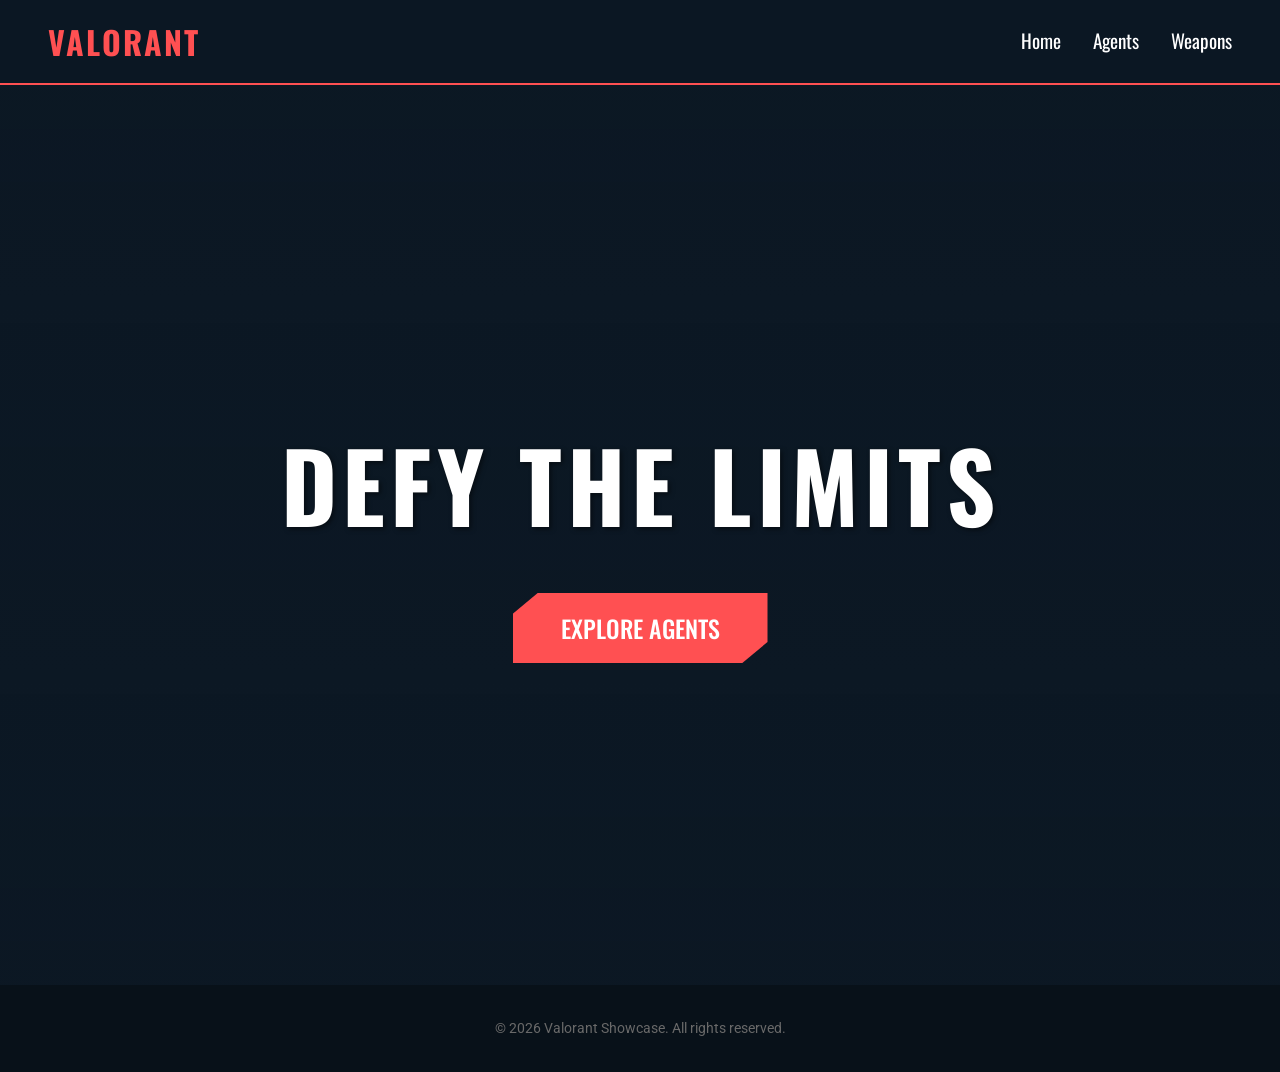
<file: index.html>
<!DOCTYPE html>
<html lang="en">
<head>
    <meta charset="UTF-8">
    <meta name="viewport" content="width=device-width, initial-scale=1.0">
    <title>Valorant Showcase</title>
    <link rel="preconnect" href="https://fonts.googleapis.com">
    <link rel="preconnect" href="https://fonts.gstatic.com" crossorigin>
    <link href="https://fonts.googleapis.com/css2?family=Oswald:wght@500;700&family=Roboto:wght@400;500&display=swap" rel="stylesheet">
    <link rel="stylesheet" href="Css/style.css">
</head>
<body>

    <!-- Navigation Bar -->
    <nav class="navbar">
        <div class="logo">VALORANT</div>
        <ul class="nav-links">
            <li><a href="index.html">Home</a></li>
            <li><a href="page/Agent.html">Agents</a></li>
            <li><a href="Page/Weapons.html">Weapons</a></li>
        </ul>
    </nav>

    <!-- Hero Section -->
    <section id="home" class="hero">
        <div class="hero-content">
            <h1>DEFY THE LIMITS</h1>
            <a href="Page/Agent.html" class="cta-button">EXPLORE AGENTS</a>
        </div>
    </section>


    <!-- Footer -->
    <footer class="footer">
        <p>&copy; 2026 Valorant Showcase. All rights reserved.</p>
    </footer>

</body>
</html>
</file>
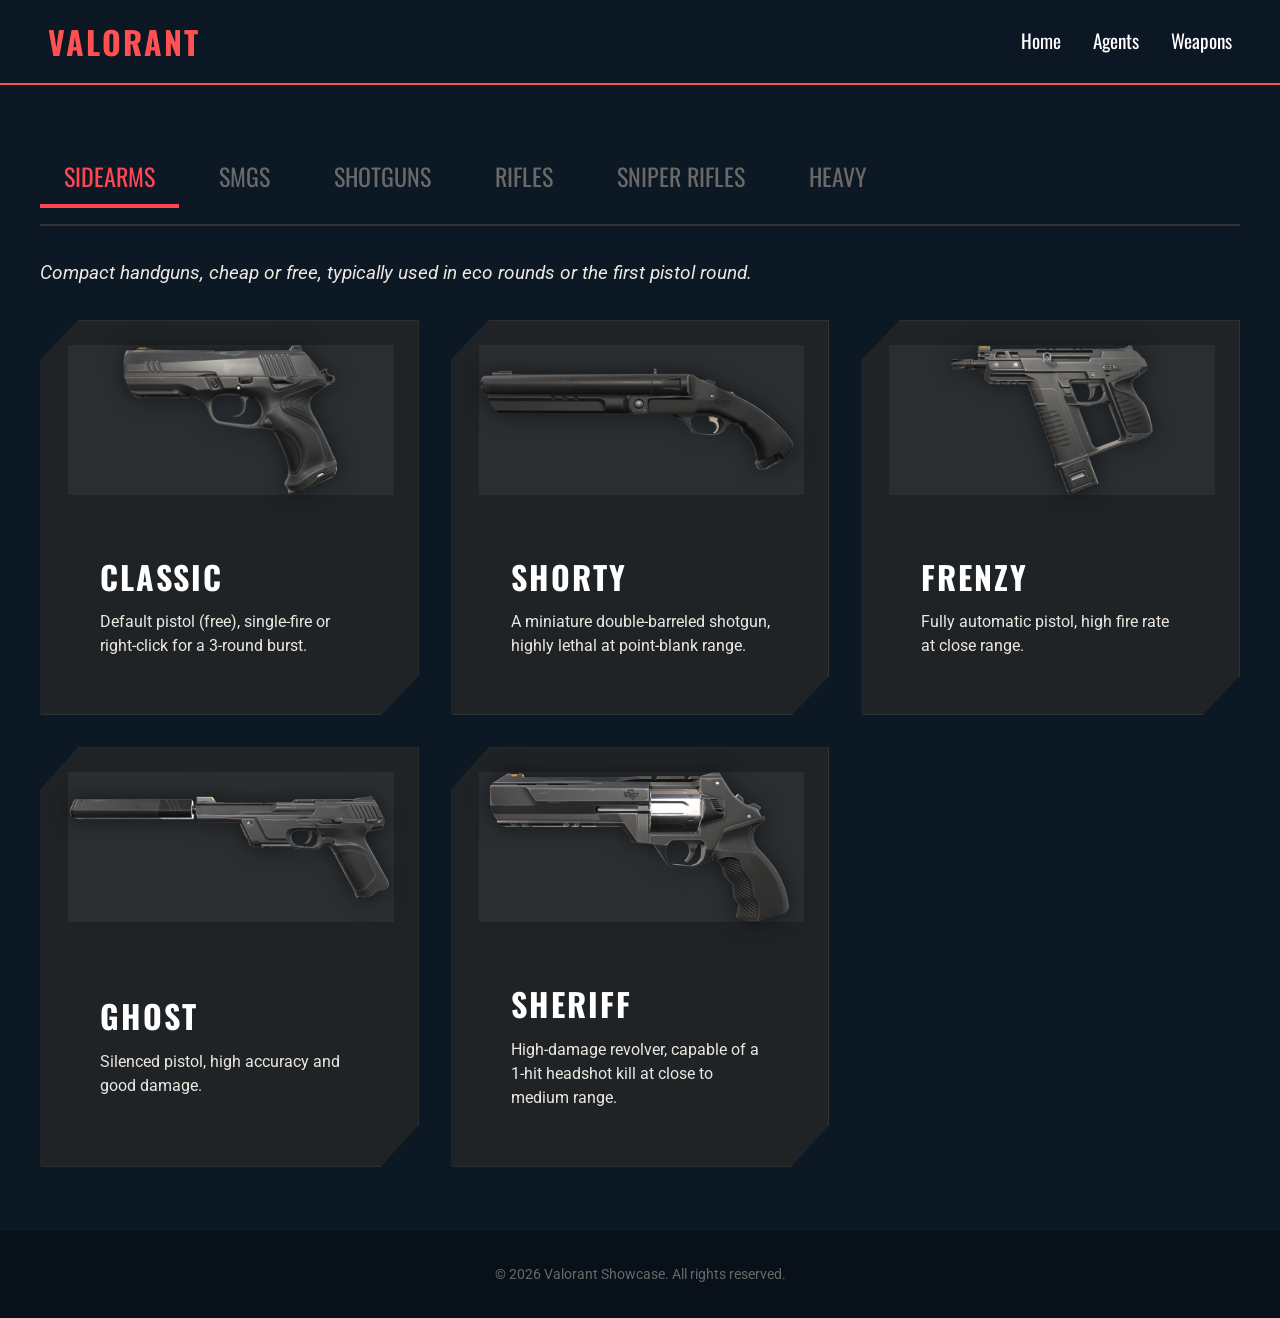
<file: Page/Weapons.html>
<!DOCTYPE html>
<html lang="en">
<head>
    <meta charset="UTF-8">
    <meta name="viewport" content="width=device-width, initial-scale=1.0">
    <title>Valorant - Weapons</title>
    <link rel="preconnect" href="https://fonts.googleapis.com">
    <link rel="preconnect" href="https://fonts.gstatic.com" crossorigin>
    <link href="https://fonts.googleapis.com/css2?family=Oswald:wght@500;700&family=Roboto:wght@400;500&display=swap" rel="stylesheet">
    <link rel="stylesheet" href="../Css/style.css">
    <link rel="stylesheet" href="../Css/weapons.css">
</head>
<body>

    <!-- Navigation Bar -->
    <nav class="navbar">
        <div class="logo">VALORANT</div>
        <ul class="nav-links">
            <li><a href="/index.html">Home</a></li>
            <li><a href="/Page/Agent.html">Agents</a></li>
            <li><a href="Weapons.html">Weapons</a></li>
        </ul>
    </nav>

    <!-- Weapons Content -->
    <section class="armory-section">
        <div class="tabs-container">
            <!-- Radio Buttons -->
            <input type="radio" id="tab-sidearms" name="weapon-tabs" checked>
            <input type="radio" id="tab-smgs" name="weapon-tabs">
            <input type="radio" id="tab-shotguns" name="weapon-tabs">
            <input type="radio" id="tab-rifles" name="weapon-tabs">
            <input type="radio" id="tab-snipers" name="weapon-tabs">
            <input type="radio" id="tab-heavy" name="weapon-tabs">

            <!-- Tab Labels -->
            <div class="tabs-nav">
                <label for="tab-sidearms">Sidearms</label>
                <label for="tab-smgs">SMGs</label>
                <label for="tab-shotguns">Shotguns</label>
                <label for="tab-rifles">Rifles</label>
                <label for="tab-snipers">Sniper Rifles</label>
                <label for="tab-heavy">Heavy</label>
            </div>

            <!-- Tab Content -->
            <div class="tabs-content">
                
                <!-- Category 1: Sidearms -->
                <div class="tab-panel panel-sidearms">
                    <p class="category-desc">Compact handguns, cheap or free, typically used in eco rounds or the first pistol round.</p>
                    <div class="weapon-grid">
                        <div class="weapon-card">
                            <div class="img-placeholder"><img src="../Image/Classic.jpg" alt="Classic"></div>
                            <div class="weapon-info">
                                <h3>Classic</h3>
                                <p>Default pistol (free), single-fire or right-click for a 3-round burst.</p>
                            </div>
                        </div>
                        <div class="weapon-card">
                            <div class="img-placeholder"><img src="../Image/Shorty.jpg" alt="Shorty"></div>
                            <div class="weapon-info">
                                <h3>Shorty</h3>
                                <p>A miniature double-barreled shotgun, highly lethal at point-blank range.</p>
                            </div>
                        </div>
                        <div class="weapon-card">
                            <div class="img-placeholder"><img src="../Image/Frenzy.jpg" alt="Frenzy"></div>
                            <div class="weapon-info">
                                <h3>Frenzy</h3>
                                <p>Fully automatic pistol, high fire rate at close range.</p>
                            </div>
                        </div>
                        <div class="weapon-card">
                            <div class="img-placeholder"><img src="../Image/Ghost.jpg" alt="Ghost"></div>
                            <div class="weapon-info">
                                <h3>Ghost</h3>
                                <p>Silenced pistol, high accuracy and good damage.</p>
                            </div>
                        </div>
                        <div class="weapon-card">
                            <div class="img-placeholder"><img src="../Image/Sheriff.jpg" alt="Sheriff"></div>
                            <div class="weapon-info">
                                <h3>Sheriff</h3>
                                <p>High-damage revolver, capable of a 1-hit headshot kill at close to medium range.</p>
                            </div>
                        </div>
                    </div>
                </div>

                <!-- Category 2: SMGs -->
                <div class="tab-panel panel-smgs">
                    <p class="category-desc">Fast-firing, highly mobile, suitable for run-and-gun playstyles at close to medium range.</p>
                    <div class="weapon-grid">
                        <div class="weapon-card">
                            <div class="img-placeholder"><img src="../Image/Stinger.jpg" alt="Stinger"></div>
                            <div class="weapon-info">
                                <h3>Stinger</h3>
                                <p>Extremely high fire rate, ideal for close-quarters combat.</p>
                            </div>
                        </div>
                        <div class="weapon-card">
                            <div class="img-placeholder"><img src="../Image/Spectre.jpg" alt="Spectre"></div>
                            <div class="weapon-info">
                                <h3>Spectre</h3>
                                <p>Silenced SMG with controllable recoil, very versatile.</p>
                            </div>
                        </div>
                    </div>
                </div>

                <!-- Category 3: Shotguns -->
                <div class="tab-panel panel-shotguns">
                    <p class="category-desc">Devastating power at close range, typically used for holding tight corners or narrow chokepoints.</p>
                    <div class="weapon-grid">
                        <div class="weapon-card">
                            <div class="img-placeholder"><img src="../Image/Bucky.jpg" alt="Stinger"></div>
                            <div class="weapon-info">
                                <h3>Bucky</h3>
                                <p>Pump-action shotgun with an alternate fire mode for slightly longer-range bursts.</p>
                            </div>
                        </div>
                        <div class="weapon-card">
                            <div class="img-placeholder"><img src="../Image/Judge.jpg" alt="Stinger"></div>
                            <div class="weapon-info">
                                <h3>Judge</h3>
                                <p>Semi-automatic shotgun, capable of rapid continuous fire at close range.</p>
                            </div>
                        </div>
                    </div>
                </div>

                <!-- Category 4: Rifles -->
                <div class="tab-panel panel-rifles">
                    <p class="category-desc">The most popular weapon group and the primary choice for full-buy rounds.</p>
                    <div class="weapon-grid">
                        <div class="weapon-card">
                            <div class="img-placeholder"><img src="../Image/Bulldog.jpg" alt="Bulldog"></div>
                            <div class="weapon-info">
                                <h3>Bulldog</h3>
                                <p>Budget rifle, features a 3-round burst mode when aiming down sights (ADS).</p>
                            </div>
                        </div>
                        <div class="weapon-card">
                            <div class="img-placeholder"><img src="../Image/Guardian.jpg" alt="Guardian"></div>
                            <div class="weapon-info">
                                <h3>Guardian</h3>
                                <p>Semi-automatic rifle, absolute accuracy and extremely high damage per shot.</p>
                            </div>
                        </div>
                        <div class="weapon-card">
                            <div class="img-placeholder"><img src="../Image/Phantom.jpg" alt="Phantom"></div>
                            <div class="weapon-info">
                                <h3>Phantom</h3>
                                <p>Silenced automatic rifle, high fire rate, smooth recoil, 1-hit headshot kill at close range.</p>
                            </div>
                        </div>
                        <div class="weapon-card">
                            <div class="img-placeholder"><img src="../Image/Vandal.jpg" alt="Vandal"></div>
                            <div class="weapon-info">
                                <h3>Vandal</h3>
                                <p>Automatic rifle that maintains 160 HP damage (1-hit headshot kill) at any distance.</p>
                            </div>
                        </div>
                    </div>
                </div>

                <!-- Category 5: Sniper Rifles -->
                <div class="tab-panel panel-snipers">
                    <p class="category-desc">Dedicated scoped weapons designed for long-range engagements.</p>
                    <div class="weapon-grid">
                        <div class="weapon-card">
                            <div class="img-placeholder"><img src="../Image/Marshal.jpg" alt="Marshal"></div>
                            <div class="weapon-info">
                                <h3>Marshal</h3>
                                <p>Lightweight, budget sniper, fast scoping and movement speed.</p>
                            </div>
                        </div>
                        <div class="weapon-card">
                            <div class="img-placeholder"><img src="../Image/Outlaw.jpg" alt="Outlaw"></div>
                            <div class="weapon-info">
                                <h3>Outlaw</h3>
                                <p>Double-barreled sniper, deals heavy damage (140) enough to instantly kill enemies with Light Shields.</p>
                            </div>
                        </div>
                        <div class="weapon-card">
                            <div class="img-placeholder"><img src="../Image/Operator.jpg" alt="Operator"></div>
                            <div class="weapon-info">
                                <h3>Operator</h3>
                                <p>The most expensive heavy sniper in the game, an instant kill on any body or head shot.</p>
                            </div>
                        </div>
                    </div>
                </div>

                <!-- Category 6: Heavy -->
                <div class="tab-panel panel-heavy">
                    <p class="category-desc">Massive magazine size, high wall-penetration capabilities, and suppressive fire.</p>
                    <div class="weapon-grid">
                        <div class="weapon-card">
                            <div class="img-placeholder"><img src="../Image/Ares.jpg" alt="Ares"></div>
                            <div class="weapon-info">
                                <h3>Ares</h3>
                                <p>Cheaper light machine gun, fire rate increases as the trigger is held.</p>
                            </div>
                        </div>
                        <div class="weapon-card">
                            <div class="img-placeholder"><img src="../Image/Odin.jpg" alt="Odin"></div>
                            <div class="weapon-info">
                                <h3>Odin</h3>
                                <p>Heavy machine gun with a 100-round magazine, terrifying fire rate used mainly for locking down sites or wall-banging.</p>
                            </div>
                        </div>
                    </div>
                </div>

            </div>
        </div>
    </section>

    <!-- Footer -->
    <footer class="footer">
        <p>&copy; 2026 Valorant Showcase. All rights reserved.</p>
    </footer>

</body>
</html>
</file>
<file: Css/style.css>
/* Base Reset */
* {
    margin: 0;
    padding: 0;
    box-sizing: border-box;
}

html {
    scroll-behavior: smooth;
}

:root {
    --bg-dark: #0c1824;
    --text-off-white: #696969; 
    --accent-red: #ff5052;
    --white: #ffffff;
}

body {
    background-color: var(--bg-dark);
    color: var(--text-off-white);
    font-family: 'Roboto', sans-serif;
    line-height: 1.6;
}

h1, h2, h3, .logo {
    font-family: 'Oswald', sans-serif;
    color: var(--white);
    text-transform: uppercase;
}

/* Navigation Bar */
.navbar {
    position: sticky;
    top: 0;
    width: 100%;
    background-color: rgba(12, 24, 36, 0.95);
    display: flex;
    justify-content: space-between;
    align-items: center;
    padding: 1rem 3rem;
    z-index: 1000;
    border-bottom: 2px solid var(--accent-red);
}

.navbar .logo {
    font-size: 2rem;
    font-weight: 700;
    color: var(--accent-red);
    letter-spacing: 2px;
}

.nav-links {
    list-style: none;
    display: flex;
    gap: 2rem;
}

.nav-links li a {
    text-decoration: none;
    color: var(--white);
    font-family: 'Oswald', sans-serif;
    font-size: 1.2rem;
    transition: color 0.3s ease;
}

.nav-links li a:hover {
    color: var(--accent-red);
}

/* Hero Section */
.hero {
    height: 100vh;
    background-image: linear-gradient(rgba(12, 24, 36, 0.7), rgba(12, 24, 36, 0.9)), url('https://media.valorant-api.com/maps/7eaecc1b-4337-bbf6-6ab9-04b8f06b3319/displayicon.png');
    background-size: cover;
    background-position: center;
    background-blend-mode: overlay;
    display: flex;
    justify-content: center;
    align-items: center;
    text-align: center;
}

.hero-content h1 {
    font-size: 6rem;
    font-weight: 700;
    margin-bottom: 2rem;
    letter-spacing: 5px;
    text-shadow: 2px 2px 5px rgba(0,0,0,0.5);
}

.cta-button {
    display: inline-block;
    padding: 1rem 3rem;
    background-color: var(--accent-red);
    color: var(--white);
    font-family: 'Oswald', sans-serif;
    font-size: 1.5rem;
    text-decoration: none;
    font-weight: 500;
    text-transform: uppercase;
    /* Angular cut-out corners */
    clip-path: polygon(10% 0, 100% 0, 100% 70%, 90% 100%, 0 100%, 0 30%);
    transition: background-color 0.3s ease, transform 0.2s ease;
}

.cta-button:hover {
    background-color: #e54042;
    transform: scale(1.05);
}

/* Sections */
.section {
    padding: 5rem 2rem;
    min-height: 50vh;
    text-align: center;
    border-bottom: 1px solid #1a2c3f;
}

.section h2 {
    font-size: 3rem;
    margin-bottom: 1.5rem;
    color: var(--accent-red);
}

.section p {
    font-size: 1.2rem;
    max-width: 800px;
    margin: 0 auto;
}

/* Footer */
.footer {
    text-align: center;
    padding: 2rem;
    background-color: #081119;
    font-size: 0.9rem;
}


/* Armory Section */
.armory-section {
    padding: 3rem 2rem;
    min-height: calc(100vh - 150px);
}

.armory-container {
    max-width: 1200px;
    margin: 0 auto;
    display: grid;
    grid-template-columns: 250px 1fr;
    gap: 3rem;
}

/* Sidebar Categories */
.armory-sidebar {
    background-color: transparent;
}

.sidebar-title {
    font-size: 2rem;
    margin-bottom: 1rem;
    color: var(--white);
    border-bottom: 2px solid var(--accent-red);
    padding-bottom: 0.5rem;
}

.category-list {
    list-style: none;
}

.category-link {
    display: block;
    padding: 1rem;
    color: var(--text-off-white);
    text-decoration: none;
    font-family: 'Oswald', sans-serif;
    font-size: 1.5rem;
    text-transform: uppercase;
    transition: all 0.3s ease;
    border-left: 4px solid transparent;
}

.category-link:hover {
    background-color: rgba(255, 255, 255, 0.05);
    color: var(--white);
    border-left-color: #555;
}

.category-link.active {
    background-color: rgba(255, 70, 85, 0.1);
    color: #ff4655;
    border-left-color: #ff4655;
}

/* Armory Content */
.category-header {
    font-size: 3rem;
    margin-bottom: 2rem;
    color: var(--white);
}

.weapon-grid {
    display: flex;
    flex-direction: column;
    gap: 1.5rem;
}

/* Weapon Cards */
.weapon-card {
    display: flex;
    background-color: #1f2326;
    border: 1px solid #333;
    border-left: 4px solid transparent;
    transition: all 0.3s ease;
    cursor: pointer;
}

.weapon-card:hover {
    background-color: #2a2e31;
    border-left: 4px solid #ff4655;
}

.weapon-image-container {
    flex: 0 0 300px;
    padding: 2rem;
    background-color: rgba(0, 0, 0, 0.2);
    display: flex;
    align-items: center;
    justify-content: center;
}

.weapon-image-container img {
    max-width: 100%;
    height: auto;
    filter: drop-shadow(0 0 10px rgba(0,0,0,0.5));
}

.weapon-info {
    flex: 1;
    padding: 2rem;
    display: flex;
    flex-direction: column;
    justify-content: center;
}

.weapon-info h3 {
    font-size: 2.5rem;
    margin-bottom: 1.5rem;
    color: var(--white);
    letter-spacing: 2px;
}

.weapon-stats {
    display: flex;
    flex-direction: column;
    gap: 1rem;
}

.stat {
    display: grid;
    grid-template-columns: 100px 1fr;
    align-items: center;
    gap: 1rem;
}

.stat span {
    font-family: 'Oswald', sans-serif;
    text-transform: uppercase;
    font-size: 1.1rem;
    color: var(--text-off-white);
}

.stat-bar-bg {
    background-color: #111;
    height: 12px;
    width: 100%;
    border-radius: 2px;
    overflow: hidden;
}

.stat-bar-fill {
    background-color: #ff4655;
    height: 100%;
    border-radius: 2px;
}
</file>
<file: Css/weapons.css>
/* Weapon Tabs Container */
.armory-section {
    padding: 4rem 2rem;
    min-height: calc(100vh - 150px);
}

.tabs-container {
    max-width: 1200px;
    margin: 0 auto;
}

/* Hide Radio Buttons */
input[name="weapon-tabs"] {
    display: none;
}

/* Tab Navigation (Horizontal Scrollable) */
.tabs-nav {
    display: flex;
    overflow-x: auto;
    gap: 1rem;
    margin-bottom: 2rem;
    padding-bottom: 1rem;
    border-bottom: 2px solid #333;
    scrollbar-width: thin;
    scrollbar-color: #ff4655 #1f2326;
}

.tabs-nav::-webkit-scrollbar {
    height: 6px;
}
.tabs-nav::-webkit-scrollbar-track {
    background: #1f2326;
}
.tabs-nav::-webkit-scrollbar-thumb {
    background-color: #ff4655;
    border-radius: 3px;
}

.tabs-nav label {
    font-family: 'Oswald', sans-serif;
    font-size: 1.5rem;
    text-transform: uppercase;
    color: #696969;
    padding: 0.5rem 1.5rem;
    cursor: pointer;
    white-space: nowrap;
    transition: color 0.3s ease, border-bottom 0.3s ease;
    border-bottom: 4px solid transparent;
}

.tabs-nav label:hover {
    color: #fff;
}

/* Tab Logic */
#tab-sidearms:checked ~ .tabs-nav label[for="tab-sidearms"],
#tab-smgs:checked ~ .tabs-nav label[for="tab-smgs"],
#tab-shotguns:checked ~ .tabs-nav label[for="tab-shotguns"],
#tab-rifles:checked ~ .tabs-nav label[for="tab-rifles"],
#tab-snipers:checked ~ .tabs-nav label[for="tab-snipers"],
#tab-heavy:checked ~ .tabs-nav label[for="tab-heavy"] {
    color: #ff4655;
    border-bottom: 4px solid #ff4655;
}

.tab-panel {
    display: none;
    animation: fadeIn 0.4s ease-in-out;
}

#tab-sidearms:checked ~ .tabs-content .panel-sidearms,
#tab-smgs:checked ~ .tabs-content .panel-smgs,
#tab-shotguns:checked ~ .tabs-content .panel-shotguns,
#tab-rifles:checked ~ .tabs-content .panel-rifles,
#tab-snipers:checked ~ .tabs-content .panel-snipers,
#tab-heavy:checked ~ .tabs-content .panel-heavy {
    display: block;
}

@keyframes fadeIn {
    from { opacity: 0; transform: translateY(10px); }
    to { opacity: 1; transform: translateY(0); }
}

/* Category Description */
.category-desc {
    font-size: 1.2rem;
    color: #ece8e1;
    margin-bottom: 2rem;
    font-style: italic;
}

/* Responsive CSS Grid */
.weapon-grid {
    display: grid;
    grid-template-columns: 1fr;
    gap: 2rem;
}

@media (min-width: 768px) {
    .weapon-grid {
        grid-template-columns: repeat(2, 1fr);
    }
}

@media (min-width: 1024px) {
    .weapon-grid {
        grid-template-columns: repeat(3, 1fr);
    }
}

/* Weapon Card */
.weapon-card {
    background-color: #1f2326;
    border-left: 4px solid transparent;
    padding: 1.5rem;
    clip-path: polygon(10% 0, 100% 0, 100% 90%, 90% 100%, 0 100%, 0 10%);
    transition: transform 0.3s ease, border-left 0.3s ease;
    display: flex;
    flex-direction: column;
}

.weapon-card:hover {
    transform: translateY(-5px);
    border-left: 4px solid #ff4655;
}

.img-placeholder {
    height: 150px;
    background-color: rgba(255, 255, 255, 0.05);
    display: flex;
    align-items: center;
    justify-content: center;
    color: #333;
    font-family: 'Oswald', sans-serif;
    font-size: 2rem;
    letter-spacing: 2px;
    margin-bottom: 1.5rem;
    text-transform: uppercase;
}

.weapon-info h3 {
    font-family: 'Oswald', sans-serif;
    font-size: 2rem;
    color: #ffffff;
    margin-bottom: 0.5rem;
    text-transform: uppercase;
}

.weapon-info p {
    font-family: 'Roboto', sans-serif;
    font-size: 1rem;
    color: #ece8e1;
    line-height: 1.5;
}

.img-placeholder img {
    max-width: 100%;
    max-height: 100%;
    object-fit: contain;
    filter: drop-shadow(0 0 10px rgba(0,0,0,0.5));
}
</file>
